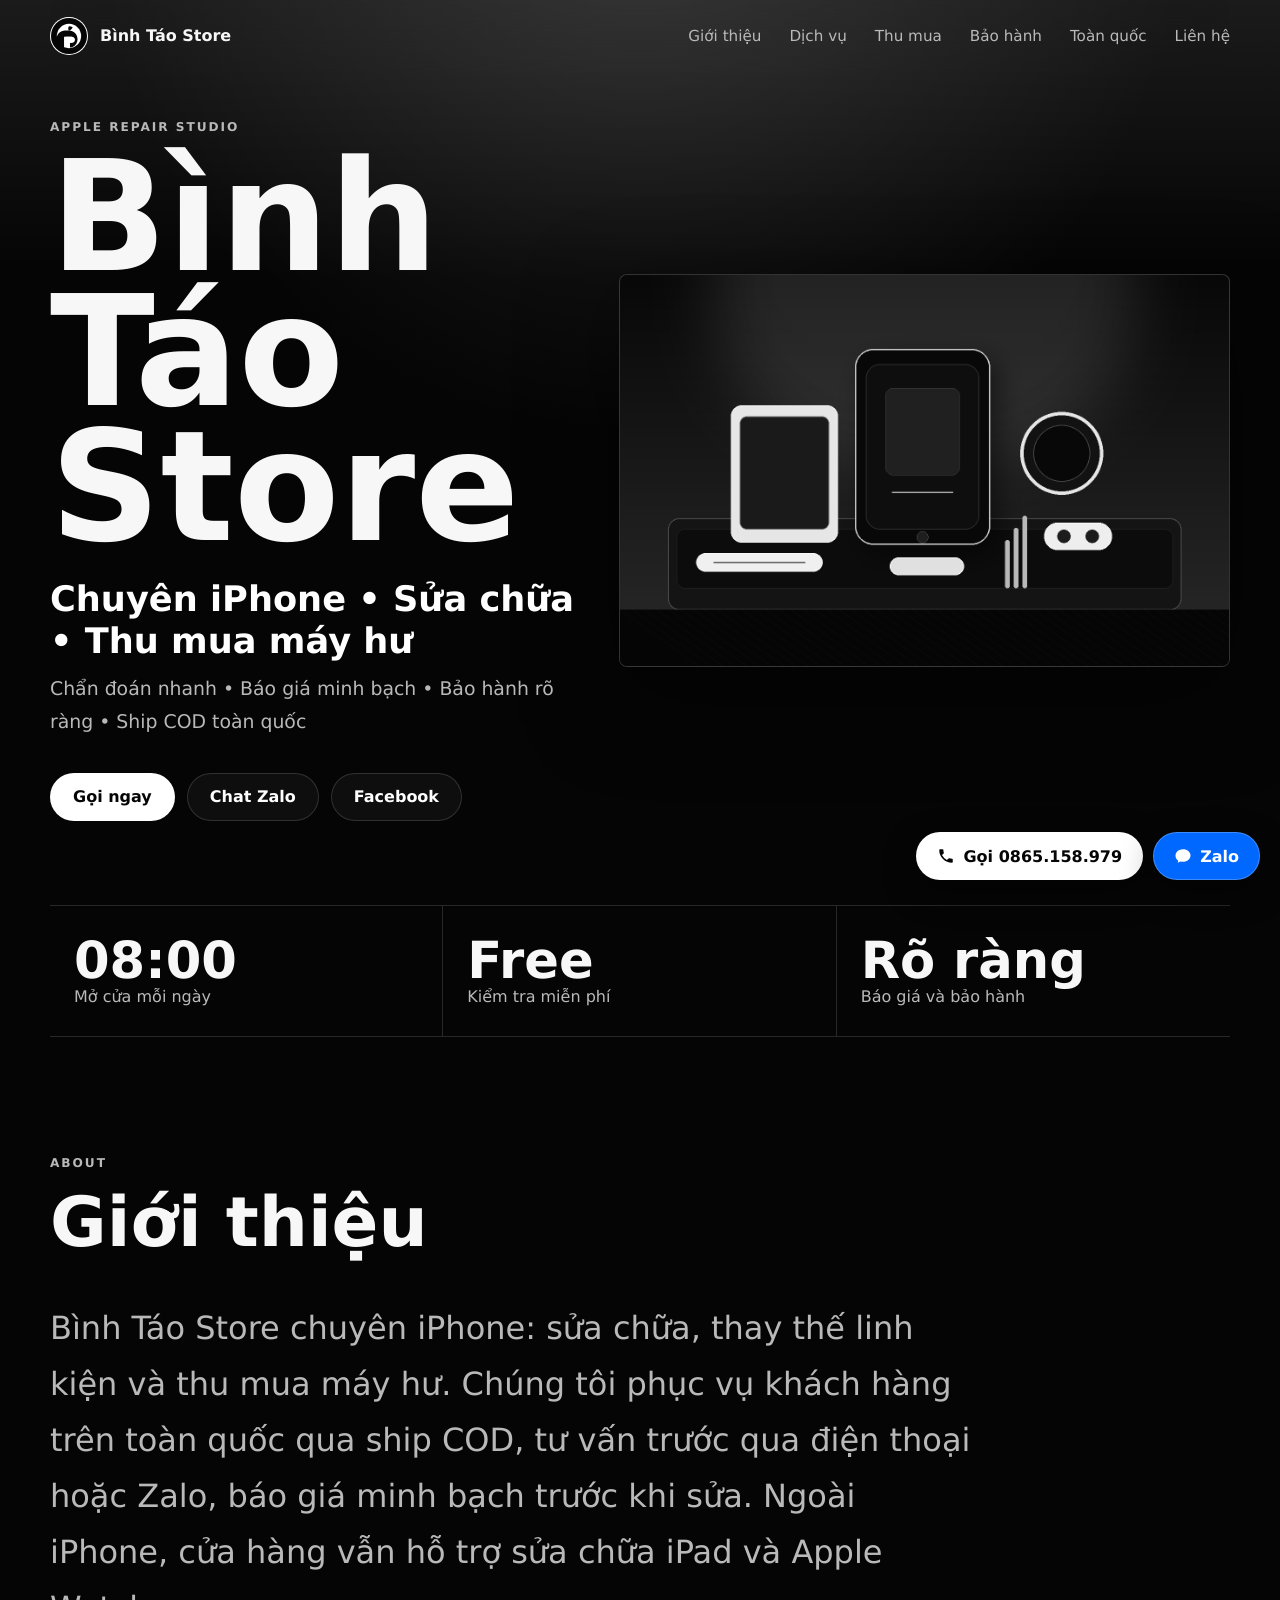
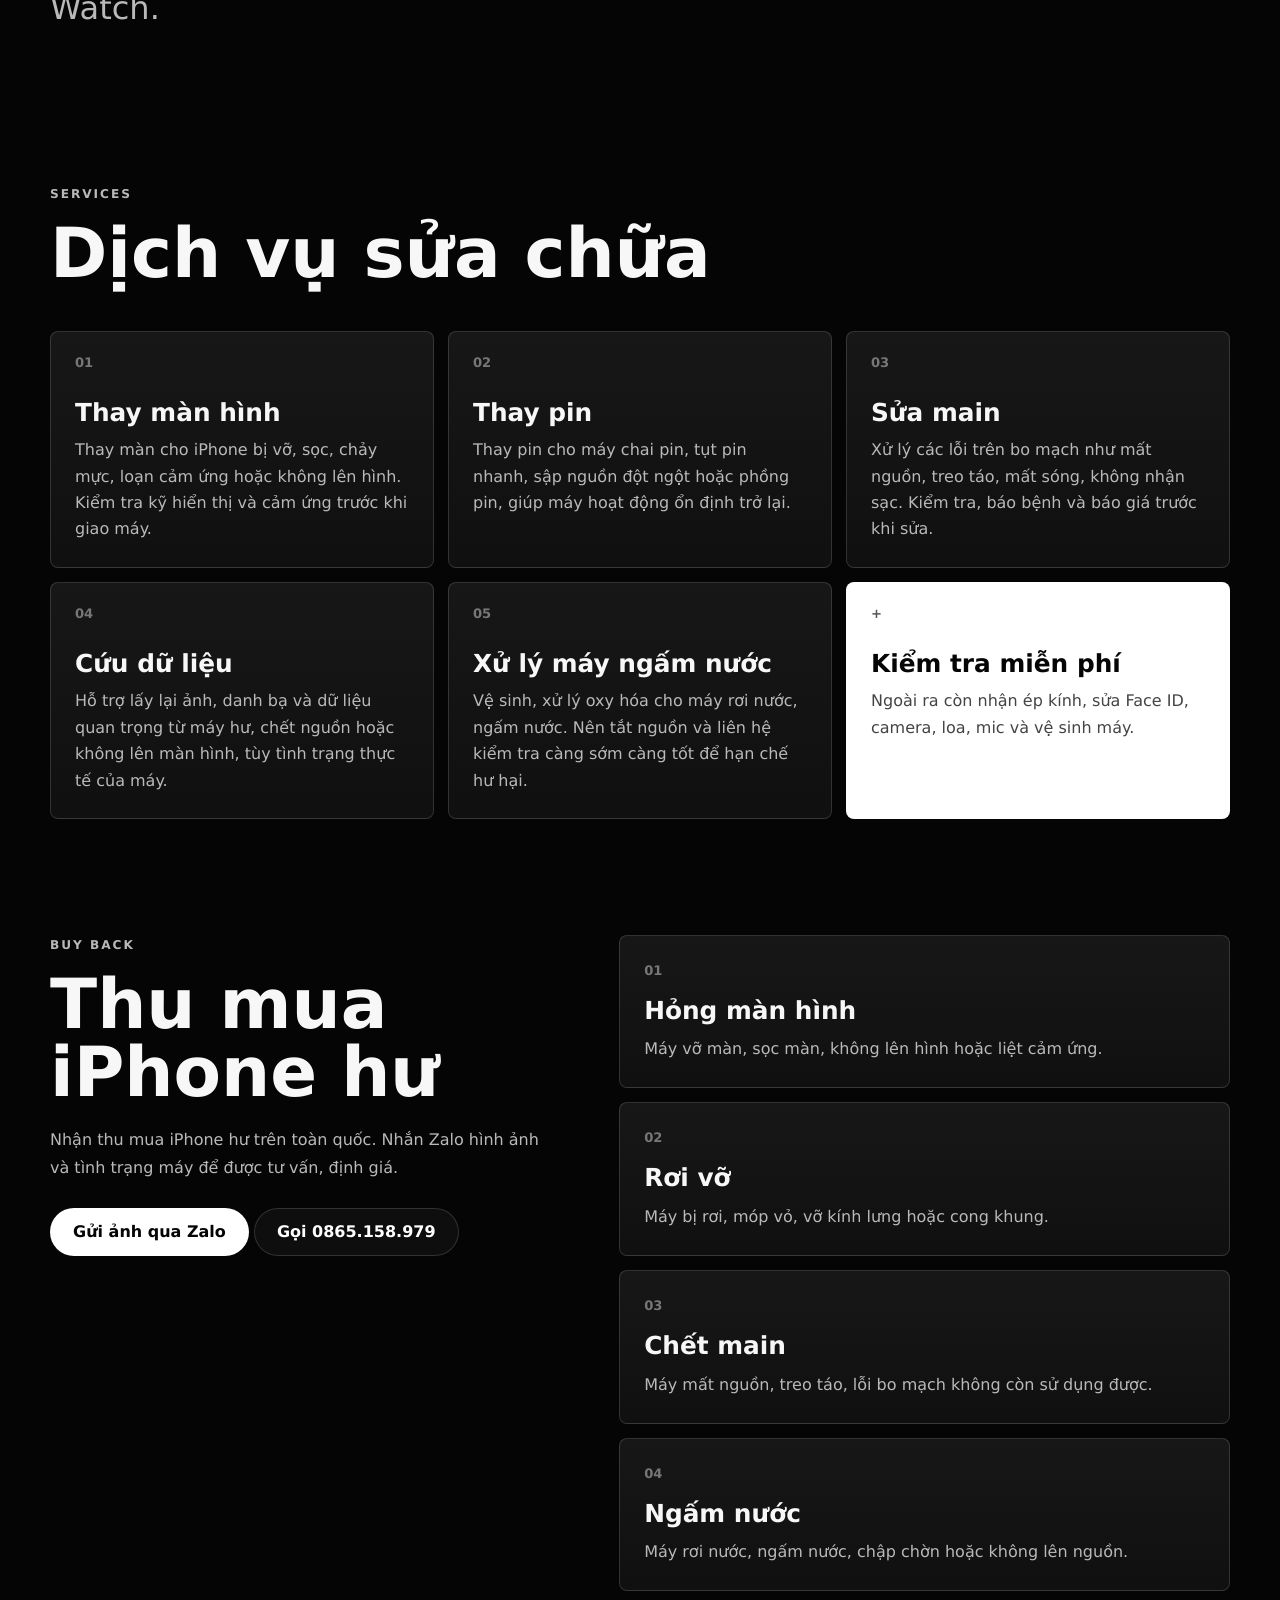
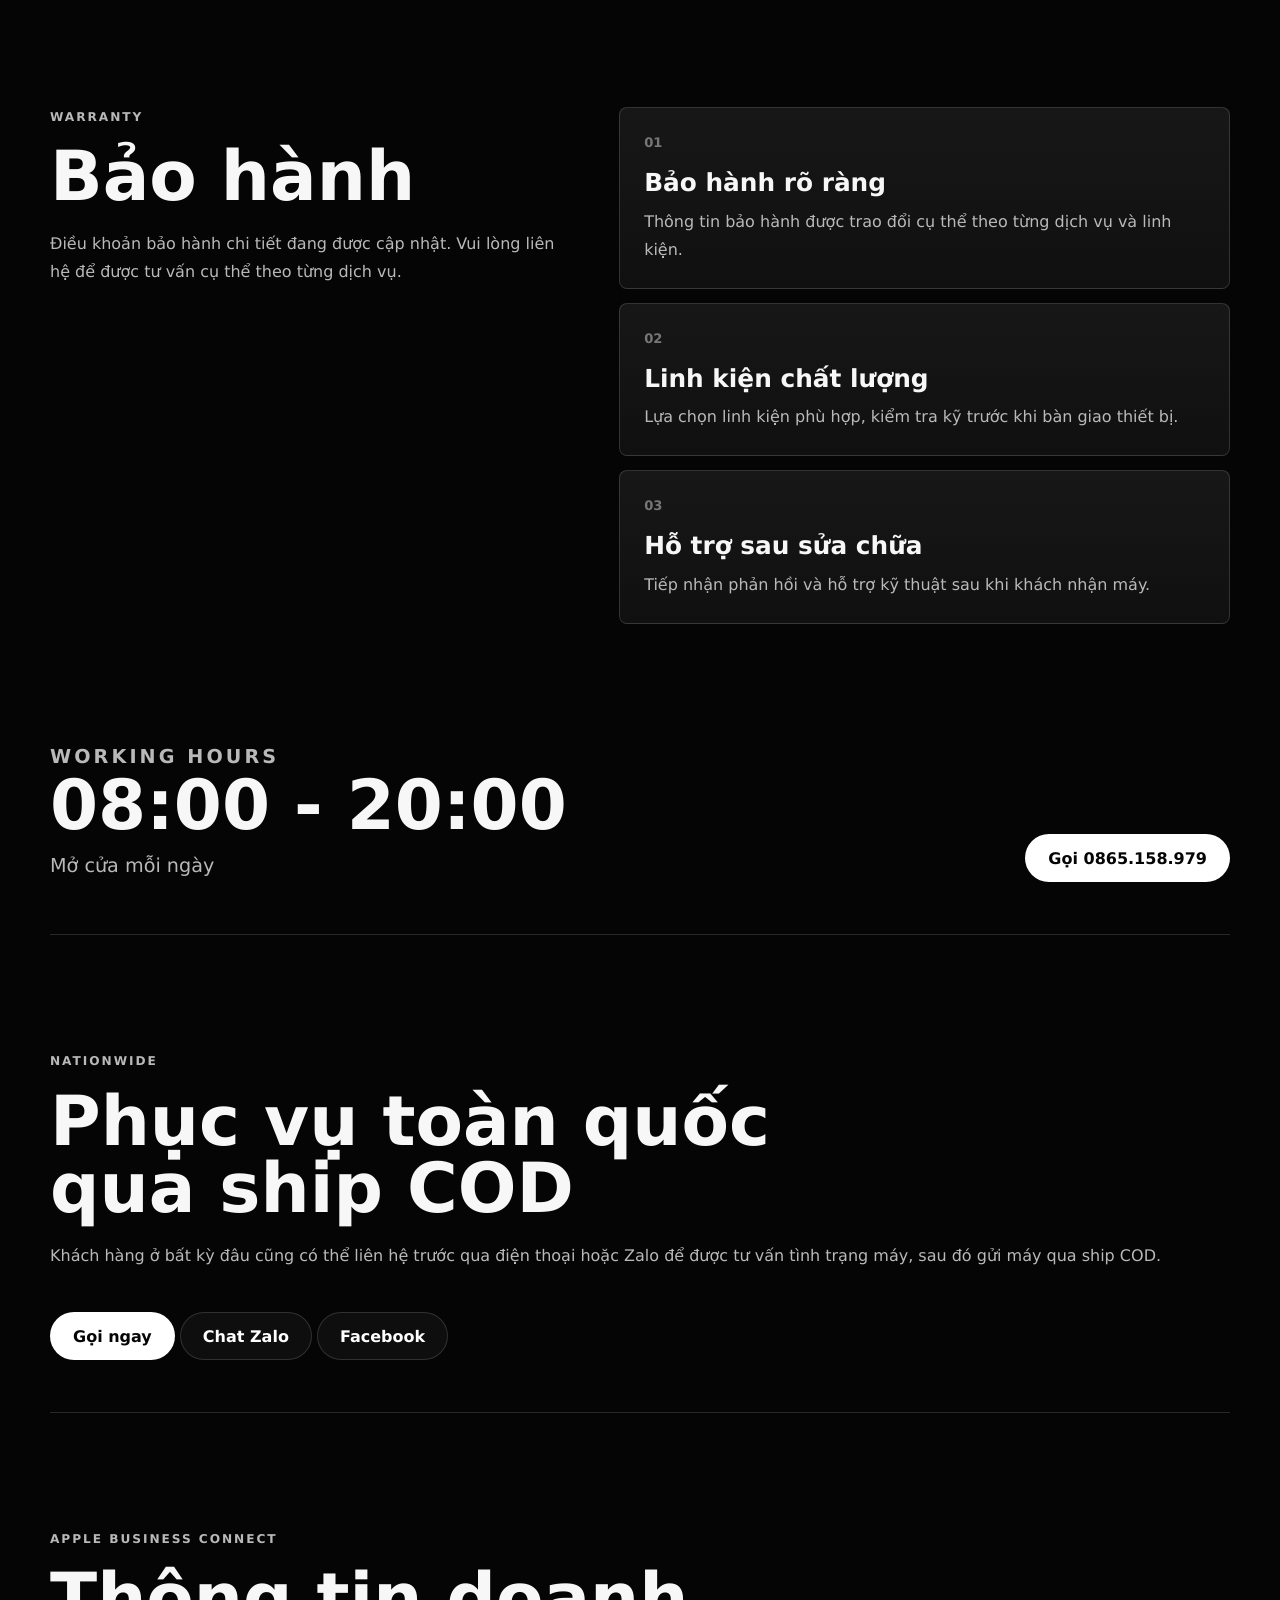
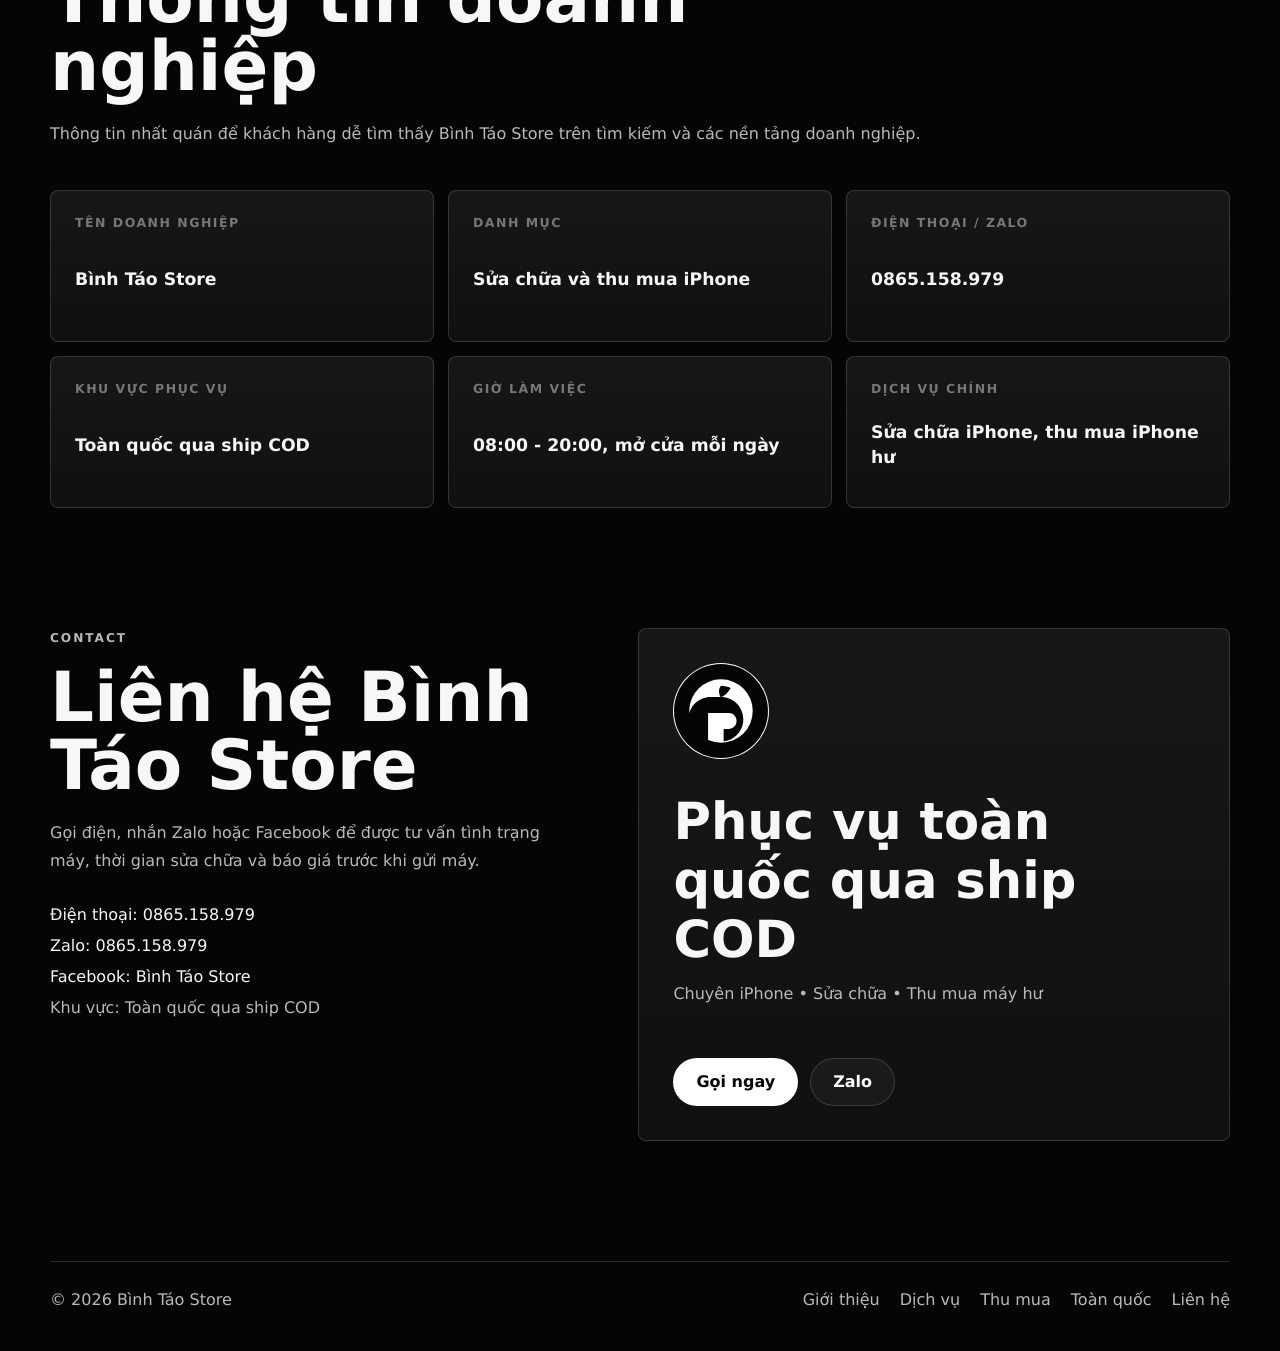
<file: index.html>
<!doctype html>
<html lang="vi">
  <head>
    <meta charset="utf-8">
    <meta name="viewport" content="width=device-width, initial-scale=1">
    <title>Bình Táo Store | Sửa chữa và thu mua iPhone hư – Ship COD toàn quốc</title>
    <meta name="description" content="Bình Táo Store chuyên iPhone: thay màn, thay pin, sửa main, cứu dữ liệu, xử lý máy ngấm nước và thu mua iPhone hư. Phục vụ toàn quốc qua ship COD. Gọi/Zalo 0865.158.979.">
    <meta name="keywords" content="Bình Táo Store, sửa iPhone, thay màn hình iPhone, thay pin iPhone, sửa main iPhone, cứu dữ liệu iPhone, iPhone ngấm nước, thu mua iPhone hư, thu mua iPhone vỡ màn, ship COD toàn quốc, Zalo 0865158979">
    <meta name="author" content="Bình Táo Store">
    <meta name="robots" content="index, follow">
    <link rel="canonical" href="https://binhtaostore.github.io/binhtaostore/">
    <meta property="og:type" content="website">
    <meta property="og:title" content="Bình Táo Store | Sửa chữa và thu mua iPhone hư">
    <meta property="og:description" content="Chuyên iPhone: sửa chữa, cứu dữ liệu, xử lý máy ngấm nước và thu mua máy hư. Phục vụ toàn quốc qua ship COD.">
    <meta property="og:url" content="https://binhtaostore.github.io/binhtaostore/">
    <meta property="og:image" content="https://binhtaostore.github.io/binhtaostore/assets/logo.svg">
    <meta property="og:locale" content="vi_VN">
    <meta name="twitter:card" content="summary_large_image">
    <meta name="twitter:title" content="Bình Táo Store">
    <meta name="twitter:description" content="Sửa chữa và thu mua iPhone hư, ship COD toàn quốc. Gọi/Zalo 0865.158.979.">
    <meta name="theme-color" content="#050505">
    <link rel="icon" href="assets/favicon.svg" type="image/svg+xml">
    <link rel="preload" href="assets/hero-studio.png" as="image">
    <link rel="stylesheet" href="styles.css">
    <script type="application/ld+json">
      {
        "@context": "https://schema.org",
        "@type": "LocalBusiness",
        "name": "Bình Táo Store",
        "alternateName": "Binh Tao Store",
        "description": "Bình Táo Store chuyên iPhone: sửa chữa và thu mua máy hư, phục vụ toàn quốc qua ship COD.",
        "url": "https://binhtaostore.github.io/binhtaostore/",
        "telephone": "+84865158979",
        "image": "https://binhtaostore.github.io/binhtaostore/assets/logo.svg",
        "logo": "https://binhtaostore.github.io/binhtaostore/assets/logo.svg",
        "priceRange": "$$",
        "areaServed": {
          "@type": "Country",
          "name": "Việt Nam"
        },
        "openingHoursSpecification": [
          {
            "@type": "OpeningHoursSpecification",
            "dayOfWeek": ["Monday", "Tuesday", "Wednesday", "Thursday", "Friday", "Saturday", "Sunday"],
            "opens": "08:00",
            "closes": "20:00"
          }
        ],
        "contactPoint": [
          {
            "@type": "ContactPoint",
            "telephone": "+84865158979",
            "contactType": "customer service",
            "areaServed": "VN",
            "availableLanguage": ["vi"]
          }
        ],
        "sameAs": [
          "https://www.facebook.com/share/14gcstJP42b/?mibextid=wwXIfr",
          "https://zalo.me/0865158979"
        ],
        "makesOffer": [
          {"@type": "Offer", "name": "Thay màn hình iPhone"},
          {"@type": "Offer", "name": "Thay pin iPhone"},
          {"@type": "Offer", "name": "Sửa main iPhone"},
          {"@type": "Offer", "name": "Cứu dữ liệu"},
          {"@type": "Offer", "name": "Xử lý máy ngấm nước"},
          {"@type": "Offer", "name": "Thu mua iPhone hư"},
          {"@type": "Offer", "name": "Kiểm tra miễn phí"}
        ]
      }
    </script>
  </head>
  <body>
    <header class="site-header" data-header>
      <a class="brand" href="#home" aria-label="Bình Táo Store - Trang chủ">
        <img class="brand-logo" src="assets/logo.svg" alt="" width="38" height="38">
        <span>Bình Táo Store</span>
      </a>
      <button class="menu-button" type="button" aria-label="Mở menu" aria-expanded="false" data-menu-button>
        <span></span>
        <span></span>
      </button>
      <nav class="site-nav" aria-label="Menu chính" data-nav>
        <a href="#about">Giới thiệu</a>
        <a href="#services">Dịch vụ</a>
        <a href="#buy">Thu mua</a>
        <a href="#warranty">Bảo hành</a>
        <a href="#coverage">Toàn quốc</a>
        <a href="#contact">Liên hệ</a>
      </nav>
    </header>

    <main>
      <section class="hero reveal" id="home">
        <div class="hero-copy">
          <p class="eyebrow">Apple repair studio</p>
          <h1>Bình Táo Store</h1>
          <p class="hero-lead">Chuyên iPhone • Sửa chữa • Thu mua máy hư</p>
          <p class="hero-text">Chẩn đoán nhanh • Báo giá minh bạch • Bảo hành rõ ràng • Ship COD toàn quốc</p>
          <div class="hero-actions" aria-label="Liên hệ nhanh">
            <a class="button button-primary" href="tel:0865158979">Gọi ngay</a>
            <a class="button button-secondary" href="https://zalo.me/0865158979" target="_blank" rel="noopener">Chat Zalo</a>
            <a class="button button-secondary" href="https://www.facebook.com/share/14gcstJP42b/?mibextid=wwXIfr" target="_blank" rel="noopener">Facebook</a>
          </div>
        </div>
        <figure class="hero-media" aria-label="Không gian sửa chữa thiết bị Apple">
          <img src="assets/hero-studio.png" alt="Bàn dịch vụ phong cách đen trắng với thiết bị Apple và dụng cụ sửa chữa" width="1400" height="900" fetchpriority="high">
        </figure>
      </section>

      <section class="metrics reveal" aria-label="Cam kết dịch vụ">
        <div>
          <strong>08:00</strong>
          <span>Mở cửa mỗi ngày</span>
        </div>
        <div>
          <strong>Free</strong>
          <span>Kiểm tra miễn phí</span>
        </div>
        <div>
          <strong>Rõ ràng</strong>
          <span>Báo giá và bảo hành</span>
        </div>
      </section>

      <section class="section about-section reveal" id="about">
        <div class="section-heading">
          <p class="eyebrow">About</p>
          <h2>Giới thiệu</h2>
        </div>
        <p class="large-copy">Bình Táo Store chuyên iPhone: sửa chữa, thay thế linh kiện và thu mua máy hư. Chúng tôi phục vụ khách hàng trên toàn quốc qua ship COD, tư vấn trước qua điện thoại hoặc Zalo, báo giá minh bạch trước khi sửa. Ngoài iPhone, cửa hàng vẫn hỗ trợ sửa chữa iPad và Apple Watch.</p>
      </section>

      <section class="section reveal" id="services">
        <div class="section-heading">
          <p class="eyebrow">Services</p>
          <h2>Dịch vụ sửa chữa</h2>
        </div>
        <div class="service-grid detailed">
          <article class="service-card">
            <span>01</span>
            <h3>Thay màn hình</h3>
            <p>Thay màn cho iPhone bị vỡ, sọc, chảy mực, loạn cảm ứng hoặc không lên hình. Kiểm tra kỹ hiển thị và cảm ứng trước khi giao máy.</p>
          </article>
          <article class="service-card">
            <span>02</span>
            <h3>Thay pin</h3>
            <p>Thay pin cho máy chai pin, tụt pin nhanh, sập nguồn đột ngột hoặc phồng pin, giúp máy hoạt động ổn định trở lại.</p>
          </article>
          <article class="service-card">
            <span>03</span>
            <h3>Sửa main</h3>
            <p>Xử lý các lỗi trên bo mạch như mất nguồn, treo táo, mất sóng, không nhận sạc. Kiểm tra, báo bệnh và báo giá trước khi sửa.</p>
          </article>
          <article class="service-card">
            <span>04</span>
            <h3>Cứu dữ liệu</h3>
            <p>Hỗ trợ lấy lại ảnh, danh bạ và dữ liệu quan trọng từ máy hư, chết nguồn hoặc không lên màn hình, tùy tình trạng thực tế của máy.</p>
          </article>
          <article class="service-card">
            <span>05</span>
            <h3>Xử lý máy ngấm nước</h3>
            <p>Vệ sinh, xử lý oxy hóa cho máy rơi nước, ngấm nước. Nên tắt nguồn và liên hệ kiểm tra càng sớm càng tốt để hạn chế hư hại.</p>
          </article>
          <article class="service-card highlight-card">
            <span>+</span>
            <h3>Kiểm tra miễn phí</h3>
            <p>Ngoài ra còn nhận ép kính, sửa Face ID, camera, loa, mic và vệ sinh máy.</p>
          </article>
        </div>
      </section>

      <section class="section split-section reveal" id="buy">
        <div class="section-heading">
          <p class="eyebrow">Buy back</p>
          <h2>Thu mua iPhone hư</h2>
          <p>Nhận thu mua iPhone hư trên toàn quốc. Nhắn Zalo hình ảnh và tình trạng máy để được tư vấn, định giá.</p>
          <div class="address-actions">
            <a class="button button-primary" href="https://zalo.me/0865158979" target="_blank" rel="noopener">Gửi ảnh qua Zalo</a>
            <a class="button button-secondary" href="tel:0865158979">Gọi 0865.158.979</a>
          </div>
        </div>
        <div class="promise-list">
          <article>
            <span>01</span>
            <h3>Hỏng màn hình</h3>
            <p>Máy vỡ màn, sọc màn, không lên hình hoặc liệt cảm ứng.</p>
          </article>
          <article>
            <span>02</span>
            <h3>Rơi vỡ</h3>
            <p>Máy bị rơi, móp vỏ, vỡ kính lưng hoặc cong khung.</p>
          </article>
          <article>
            <span>03</span>
            <h3>Chết main</h3>
            <p>Máy mất nguồn, treo táo, lỗi bo mạch không còn sử dụng được.</p>
          </article>
          <article>
            <span>04</span>
            <h3>Ngấm nước</h3>
            <p>Máy rơi nước, ngấm nước, chập chờn hoặc không lên nguồn.</p>
          </article>
        </div>
      </section>

      <section class="section split-section reveal" id="warranty">
        <div class="section-heading">
          <p class="eyebrow">Warranty</p>
          <h2>Bảo hành</h2>
          <p>Điều khoản bảo hành chi tiết đang được cập nhật. Vui lòng liên hệ để được tư vấn cụ thể theo từng dịch vụ.</p>
        </div>
        <div class="promise-list">
          <article>
            <span>01</span>
            <h3>Bảo hành rõ ràng</h3>
            <p>Thông tin bảo hành được trao đổi cụ thể theo từng dịch vụ và linh kiện.</p>
          </article>
          <article>
            <span>02</span>
            <h3>Linh kiện chất lượng</h3>
            <p>Lựa chọn linh kiện phù hợp, kiểm tra kỹ trước khi bàn giao thiết bị.</p>
          </article>
          <article>
            <span>03</span>
            <h3>Hỗ trợ sau sửa chữa</h3>
            <p>Tiếp nhận phản hồi và hỗ trợ kỹ thuật sau khi khách nhận máy.</p>
          </article>
        </div>
      </section>

      <section class="section hours-section reveal" id="hours">
        <div>
          <p class="eyebrow">Working hours</p>
          <h2>08:00 - 20:00</h2>
          <p>Mở cửa mỗi ngày</p>
        </div>
        <a class="button button-primary" href="tel:0865158979">Gọi 0865.158.979</a>
      </section>

      <section class="section address-section reveal" id="coverage">
        <div class="section-heading">
          <p class="eyebrow">Nationwide</p>
          <h2>Phục vụ toàn quốc qua ship COD</h2>
          <p>Khách hàng ở bất kỳ đâu cũng có thể liên hệ trước qua điện thoại hoặc Zalo để được tư vấn tình trạng máy, sau đó gửi máy qua ship COD.</p>
        </div>
        <div class="address-actions">
          <a class="button button-primary" href="tel:0865158979">Gọi ngay</a>
          <a class="button button-secondary" href="https://zalo.me/0865158979" target="_blank" rel="noopener">Chat Zalo</a>
          <a class="button button-secondary" href="https://www.facebook.com/share/14gcstJP42b/?mibextid=wwXIfr" target="_blank" rel="noopener">Facebook</a>
        </div>
      </section>

      <section class="section business-section reveal" id="business-info">
        <div class="section-heading">
          <p class="eyebrow">Apple Business Connect</p>
          <h2>Thông tin doanh nghiệp</h2>
          <p>Thông tin nhất quán để khách hàng dễ tìm thấy Bình Táo Store trên tìm kiếm và các nền tảng doanh nghiệp.</p>
        </div>
        <div class="business-grid">
          <article>
            <span>Tên doanh nghiệp</span>
            <strong>Bình Táo Store</strong>
          </article>
          <article>
            <span>Danh mục</span>
            <strong>Sửa chữa và thu mua iPhone</strong>
          </article>
          <article>
            <span>Điện thoại / Zalo</span>
            <strong>0865.158.979</strong>
          </article>
          <article>
            <span>Khu vực phục vụ</span>
            <strong>Toàn quốc qua ship COD</strong>
          </article>
          <article>
            <span>Giờ làm việc</span>
            <strong>08:00 - 20:00, mở cửa mỗi ngày</strong>
          </article>
          <article>
            <span>Dịch vụ chính</span>
            <strong>Sửa chữa iPhone, thu mua iPhone hư</strong>
          </article>
        </div>
      </section>

      <section class="contact-section reveal" id="contact">
        <div class="contact-copy">
          <p class="eyebrow">Contact</p>
          <h2>Liên hệ Bình Táo Store</h2>
          <p>Gọi điện, nhắn Zalo hoặc Facebook để được tư vấn tình trạng máy, thời gian sửa chữa và báo giá trước khi gửi máy.</p>
          <div class="contact-list" aria-label="Thông tin liên hệ Bình Táo Store">
            <a href="tel:0865158979">Điện thoại: 0865.158.979</a>
            <a href="https://zalo.me/0865158979" target="_blank" rel="noopener">Zalo: 0865.158.979</a>
            <a href="https://www.facebook.com/share/14gcstJP42b/?mibextid=wwXIfr" target="_blank" rel="noopener">Facebook: Bình Táo Store</a>
            <span>Khu vực: Toàn quốc qua ship COD</span>
          </div>
        </div>
        <div class="contact-panel">
          <img src="assets/logo.svg" alt="Logo Bình Táo Store" width="96" height="96">
          <h3>Phục vụ toàn quốc qua ship COD</h3>
          <p>Chuyên iPhone • Sửa chữa • Thu mua máy hư</p>
          <div class="panel-actions">
            <a class="button button-primary" href="tel:0865158979">Gọi ngay</a>
            <a class="button button-secondary" href="https://zalo.me/0865158979" target="_blank" rel="noopener">Zalo</a>
          </div>
        </div>
      </section>
    </main>

    <footer class="site-footer">
      <p>© 2026 Bình Táo Store</p>
      <div>
        <a href="#about">Giới thiệu</a>
        <a href="#services">Dịch vụ</a>
        <a href="#buy">Thu mua</a>
        <a href="#coverage">Toàn quốc</a>
        <a href="#contact">Liên hệ</a>
      </div>
    </footer>

    <div class="floating-contact" aria-label="Liên hệ nhanh Bình Táo Store">
      <a class="floating-call" href="tel:0865158979" aria-label="Gọi 0865.158.979">
        <svg viewBox="0 0 24 24" width="18" height="18" aria-hidden="true"><path fill="currentColor" d="M6.6 10.8a15.1 15.1 0 0 0 6.6 6.6l2.2-2.2a1 1 0 0 1 1-.25c1.1.37 2.3.57 3.6.57a1 1 0 0 1 1 1V20a1 1 0 0 1-1 1A17 17 0 0 1 3 4a1 1 0 0 1 1-1h3.5a1 1 0 0 1 1 1c0 1.25.2 2.45.57 3.57a1 1 0 0 1-.25 1L6.6 10.8Z"/></svg>
        <span>Gọi 0865.158.979</span>
      </a>
      <a class="floating-zalo" href="https://zalo.me/0865158979" target="_blank" rel="noopener" aria-label="Chat Zalo 0865.158.979">
        <svg viewBox="0 0 24 24" width="18" height="18" aria-hidden="true"><path fill="currentColor" d="M12 3C6.5 3 2 6.8 2 11.5c0 2.6 1.4 4.9 3.6 6.5L5 21l3.4-1.8c1.1.3 2.3.5 3.6.5 5.5 0 10-3.8 10-8.5S17.5 3 12 3Z"/></svg>
        <span>Zalo</span>
      </a>
    </div>
    <script src="script.js"></script>
  </body>
</html>
</file>
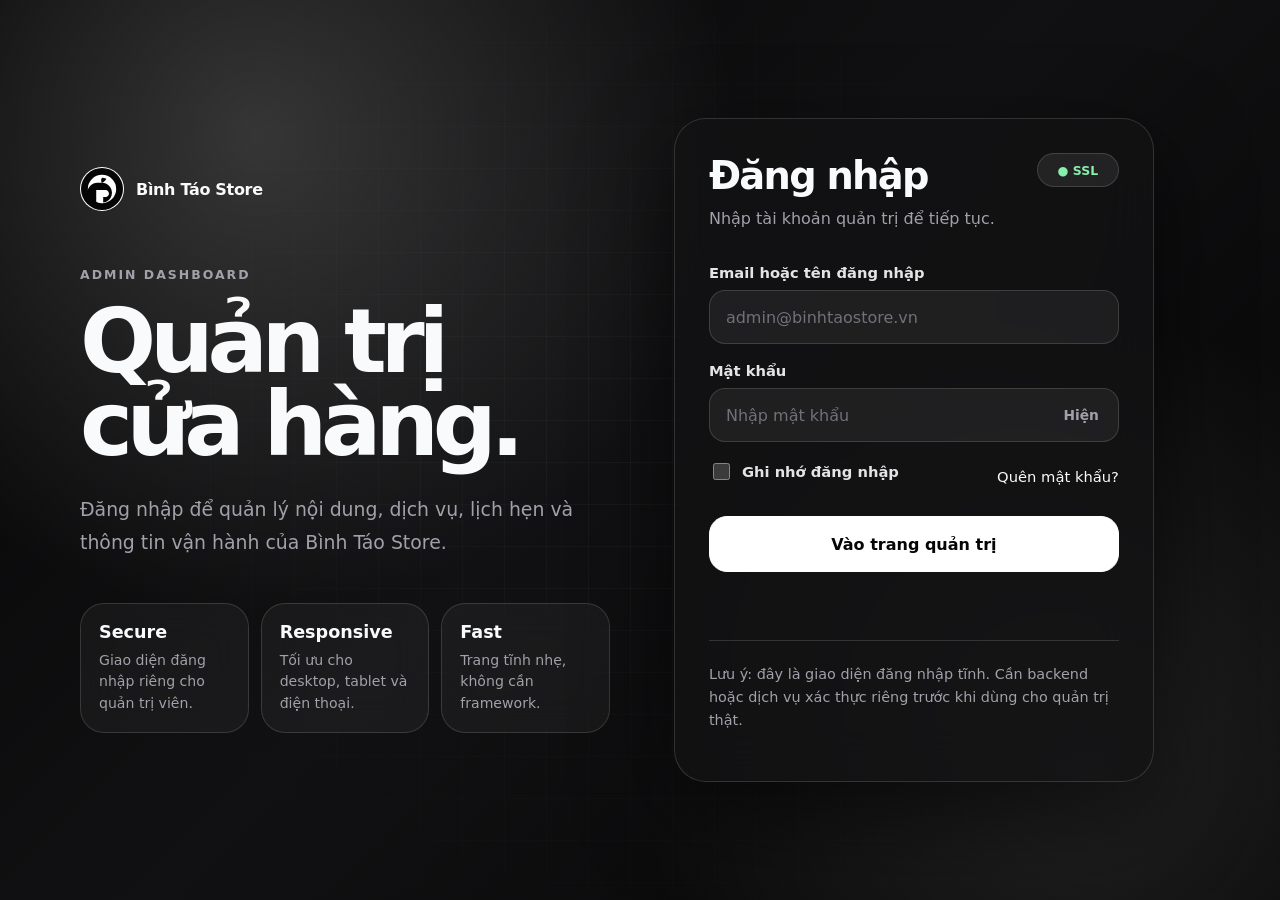
<file: admin-login.html>
<!doctype html>
<html lang="vi">
  <head>
    <meta charset="utf-8">
    <meta name="viewport" content="width=device-width, initial-scale=1">
    <title>Admin Login | Bình Táo Store</title>
    <meta name="description" content="Trang đăng nhập quản trị Bình Táo Store.">
    <meta name="robots" content="noindex, nofollow">
    <meta name="theme-color" content="#050505">
    <link rel="icon" href="assets/favicon.svg" type="image/svg+xml">
    <style>
      /* Biến giao diện chính: dễ đổi màu/chỉnh theme sau này. */
      :root {
        color-scheme: dark;
        --bg: #050505;
        --card: rgba(18, 18, 20, 0.78);
        --card-strong: rgba(255, 255, 255, 0.08);
        --text: #f8fafc;
        --muted: #a1a1aa;
        --line: rgba(255, 255, 255, 0.14);
        --line-strong: rgba(255, 255, 255, 0.28);
        --accent: #ffffff;
        --accent-text: #050505;
        --danger: #fb7185;
        --success: #86efac;
        --shadow: 0 32px 90px rgba(0, 0, 0, 0.58);
        font-family: Inter, ui-sans-serif, system-ui, -apple-system, BlinkMacSystemFont, "SF Pro Display", "Segoe UI", sans-serif;
      }

      * {
        box-sizing: border-box;
      }

      html {
        min-height: 100%;
      }

      body {
        min-height: 100vh;
        margin: 0;
        background: var(--bg);
        color: var(--text);
      }

      /* Nền gradient tạo cảm giác hiện đại nhưng vẫn giữ phong cách đen trắng Apple-like. */
      body::before {
        content: "";
        position: fixed;
        inset: 0;
        z-index: -2;
        background:
          radial-gradient(circle at 20% 15%, rgba(255, 255, 255, 0.18), transparent 30rem),
          radial-gradient(circle at 85% 85%, rgba(255, 255, 255, 0.10), transparent 28rem),
          linear-gradient(135deg, #050505 0%, #111113 48%, #050505 100%);
      }

      /* Lớp noise nhẹ giúp nền có chiều sâu, không bị phẳng. */
      body::after {
        content: "";
        position: fixed;
        inset: 0;
        z-index: -1;
        pointer-events: none;
        background-image: linear-gradient(rgba(255, 255, 255, 0.035) 1px, transparent 1px), linear-gradient(90deg, rgba(255, 255, 255, 0.035) 1px, transparent 1px);
        background-size: 42px 42px;
        mask-image: radial-gradient(circle at center, black, transparent 78%);
      }

      a {
        color: inherit;
      }

      .page-shell {
        display: grid;
        place-items: center;
        min-height: 100vh;
        padding: 28px;
      }

      .login-layout {
        display: grid;
        grid-template-columns: minmax(0, 0.92fr) minmax(360px, 480px);
        gap: clamp(24px, 5vw, 72px);
        align-items: center;
        width: min(1120px, 100%);
      }

      .intro {
        max-width: 620px;
      }

      .brand {
        display: inline-flex;
        align-items: center;
        gap: 12px;
        margin-bottom: 56px;
        text-decoration: none;
      }

      .brand img {
        width: 44px;
        height: 44px;
        border: 1px solid var(--line);
        border-radius: 50%;
        background: #fff;
      }

      .brand span {
        font-weight: 800;
        letter-spacing: -0.02em;
      }

      .eyebrow {
        margin: 0 0 18px;
        color: var(--muted);
        font-size: 0.78rem;
        font-weight: 800;
        letter-spacing: 0.16em;
        text-transform: uppercase;
      }

      h1 {
        margin: 0;
        font-size: clamp(3rem, 7vw, 6.8rem);
        line-height: 0.92;
        letter-spacing: -0.07em;
      }

      .intro-copy {
        max-width: 520px;
        margin: 28px 0 0;
        color: var(--muted);
        font-size: clamp(1rem, 2vw, 1.18rem);
        line-height: 1.75;
      }

      .status-list {
        display: grid;
        grid-template-columns: repeat(3, 1fr);
        gap: 12px;
        max-width: 600px;
        margin-top: 44px;
      }

      .status-card {
        min-height: 116px;
        padding: 18px;
        border: 1px solid var(--line);
        border-radius: 24px;
        background: rgba(255, 255, 255, 0.045);
        backdrop-filter: blur(18px);
      }

      .status-card strong {
        display: block;
        margin-bottom: 8px;
        font-size: 1.1rem;
      }

      .status-card span {
        color: var(--muted);
        font-size: 0.88rem;
        line-height: 1.5;
      }

      .login-card {
        padding: clamp(24px, 4vw, 34px);
        border: 1px solid var(--line);
        border-radius: 32px;
        background: var(--card);
        box-shadow: var(--shadow);
        backdrop-filter: blur(26px);
      }

      .card-header {
        display: flex;
        align-items: flex-start;
        justify-content: space-between;
        gap: 18px;
        margin-bottom: 32px;
      }

      .card-header h2 {
        margin: 0 0 8px;
        font-size: clamp(1.8rem, 4vw, 2.4rem);
        letter-spacing: -0.045em;
      }

      .card-header p {
        margin: 0;
        color: var(--muted);
        line-height: 1.6;
      }

      .secure-badge {
        display: inline-flex;
        align-items: center;
        justify-content: center;
        min-width: 82px;
        min-height: 34px;
        border: 1px solid var(--line);
        border-radius: 999px;
        background: var(--card-strong);
        color: var(--success);
        font-size: 0.78rem;
        font-weight: 800;
      }

      .form-group {
        margin-bottom: 18px;
      }

      label {
        display: block;
        margin-bottom: 9px;
        color: #e4e4e7;
        font-size: 0.92rem;
        font-weight: 700;
      }

      .field {
        position: relative;
      }

      input {
        width: 100%;
        min-height: 54px;
        padding: 0 16px;
        border: 1px solid var(--line);
        border-radius: 16px;
        outline: none;
        background: rgba(255, 255, 255, 0.06);
        color: var(--text);
        font: inherit;
        transition: border-color 180ms ease, background 180ms ease, box-shadow 180ms ease;
      }

      input::placeholder {
        color: #71717a;
      }

      input:focus {
        border-color: var(--line-strong);
        background: rgba(255, 255, 255, 0.09);
        box-shadow: 0 0 0 4px rgba(255, 255, 255, 0.08);
      }

      .password-toggle {
        position: absolute;
        top: 50%;
        right: 8px;
        transform: translateY(-50%);
        min-height: 38px;
        padding: 0 12px;
        border: 0;
        border-radius: 12px;
        background: transparent;
        color: var(--muted);
        cursor: pointer;
        font: inherit;
        font-size: 0.86rem;
        font-weight: 800;
      }

      .password-toggle:hover {
        background: rgba(255, 255, 255, 0.08);
        color: var(--text);
      }

      .form-row {
        display: flex;
        align-items: center;
        justify-content: space-between;
        gap: 16px;
        margin: 2px 0 24px;
        color: var(--muted);
        font-size: 0.92rem;
      }

      .remember {
        display: inline-flex;
        align-items: center;
        gap: 9px;
        cursor: pointer;
      }

      .remember input {
        width: 17px;
        min-height: 17px;
        accent-color: #fff;
      }

      .forgot-link {
        color: var(--text);
        text-decoration: none;
      }

      .forgot-link:hover {
        text-decoration: underline;
      }

      .submit-button {
        width: 100%;
        min-height: 56px;
        border: 1px solid #fff;
        border-radius: 18px;
        background: var(--accent);
        color: var(--accent-text);
        cursor: pointer;
        font: inherit;
        font-weight: 850;
        transition: transform 180ms ease, box-shadow 180ms ease;
      }

      .submit-button:hover {
        transform: translateY(-2px);
        box-shadow: 0 20px 42px rgba(255, 255, 255, 0.14);
      }

      .submit-button:active {
        transform: translateY(0);
      }

      .message {
        min-height: 22px;
        margin: 18px 0 0;
        color: var(--muted);
        font-size: 0.92rem;
        line-height: 1.5;
      }

      .message.is-error {
        color: var(--danger);
      }

      .message.is-success {
        color: var(--success);
      }

      .card-footer {
        margin-top: 28px;
        padding-top: 22px;
        border-top: 1px solid var(--line);
        color: var(--muted);
        font-size: 0.9rem;
        line-height: 1.6;
      }

      .card-footer a {
        color: var(--text);
        text-decoration: none;
      }

      .card-footer a:hover {
        text-decoration: underline;
      }

      /* Responsive: tablet và mobile chuyển về 1 cột để dễ đọc, dễ thao tác. */
      @media (max-width: 920px) {
        .page-shell {
          align-items: start;
        }

        .login-layout {
          grid-template-columns: 1fr;
        }

        .brand {
          margin-bottom: 36px;
        }

        .intro {
          max-width: none;
        }

        .status-list {
          grid-template-columns: repeat(3, minmax(0, 1fr));
        }
      }

      @media (max-width: 620px) {
        .page-shell {
          padding: 18px;
        }

        .status-list {
          grid-template-columns: 1fr;
        }

        .card-header,
        .form-row {
          align-items: flex-start;
          flex-direction: column;
        }

        .secure-badge {
          min-width: auto;
        }

        .login-card {
          border-radius: 24px;
        }
      }
    </style>
  </head>
  <body>
    <main class="page-shell">
      <div class="login-layout">
        <section class="intro" aria-labelledby="page-title">
          <a class="brand" href="index.html" aria-label="Về trang chủ Bình Táo Store">
            <img src="assets/logo.svg" alt="" width="44" height="44">
            <span>Bình Táo Store</span>
          </a>
          <p class="eyebrow">Admin Dashboard</p>
          <h1 id="page-title">Quản trị cửa hàng.</h1>
          <p class="intro-copy">Đăng nhập để quản lý nội dung, dịch vụ, lịch hẹn và thông tin vận hành của Bình Táo Store.</p>

          <div class="status-list" aria-label="Thông tin nhanh">
            <article class="status-card">
              <strong>Secure</strong>
              <span>Giao diện đăng nhập riêng cho quản trị viên.</span>
            </article>
            <article class="status-card">
              <strong>Responsive</strong>
              <span>Tối ưu cho desktop, tablet và điện thoại.</span>
            </article>
            <article class="status-card">
              <strong>Fast</strong>
              <span>Trang tĩnh nhẹ, không cần framework.</span>
            </article>
          </div>
        </section>

        <section class="login-card" aria-labelledby="login-title">
          <div class="card-header">
            <div>
              <h2 id="login-title">Đăng nhập</h2>
              <p>Nhập tài khoản quản trị để tiếp tục.</p>
            </div>
            <span class="secure-badge" aria-label="Kết nối bảo mật">● SSL</span>
          </div>

          <form id="admin-login-form" novalidate>
            <div class="form-group">
              <label for="email">Email hoặc tên đăng nhập</label>
              <input id="email" name="email" type="text" autocomplete="username" placeholder="admin@binhtaostore.vn" required>
            </div>

            <div class="form-group">
              <label for="password">Mật khẩu</label>
              <div class="field">
                <input id="password" name="password" type="password" autocomplete="current-password" placeholder="Nhập mật khẩu" required minlength="6">
                <button class="password-toggle" type="button" data-toggle-password aria-controls="password" aria-label="Hiện mật khẩu">Hiện</button>
              </div>
            </div>

            <div class="form-row">
              <label class="remember" for="remember">
                <input id="remember" name="remember" type="checkbox">
                <span>Ghi nhớ đăng nhập</span>
              </label>
              <a class="forgot-link" href="mailto:0865158979?subject=Reset%20Admin%20Password">Quên mật khẩu?</a>
            </div>

            <button class="submit-button" type="submit">Vào trang quản trị</button>
            <p class="message" id="form-message" role="status" aria-live="polite"></p>
          </form>

          <p class="card-footer">Lưu ý: đây là giao diện đăng nhập tĩnh. Cần backend hoặc dịch vụ xác thực riêng trước khi dùng cho quản trị thật.</p>
        </section>
      </div>
    </main>

    <script>
      // Lấy các phần tử cần tương tác trong form đăng nhập.
      const loginForm = document.querySelector("#admin-login-form");
      const passwordInput = document.querySelector("#password");
      const passwordToggle = document.querySelector("[data-toggle-password]");
      const formMessage = document.querySelector("#form-message");

      // Cho phép quản trị viên hiện/ẩn mật khẩu khi nhập trên mobile hoặc desktop.
      passwordToggle.addEventListener("click", () => {
        const isHidden = passwordInput.type === "password";
        passwordInput.type = isHidden ? "text" : "password";
        passwordToggle.textContent = isHidden ? "Ẩn" : "Hiện";
        passwordToggle.setAttribute("aria-label", isHidden ? "Ẩn mật khẩu" : "Hiện mật khẩu");
      });

      // Kiểm tra dữ liệu phía client để UX tốt hơn; không thay thế xác thực backend.
      loginForm.addEventListener("submit", (event) => {
        event.preventDefault();

        const formData = new FormData(loginForm);
        const username = String(formData.get("email") || "").trim();
        const password = String(formData.get("password") || "").trim();

        formMessage.className = "message";

        if (!username || !password) {
          formMessage.textContent = "Vui lòng nhập đầy đủ tài khoản và mật khẩu.";
          formMessage.classList.add("is-error");
          return;
        }

        if (password.length < 6) {
          formMessage.textContent = "Mật khẩu cần có ít nhất 6 ký tự.";
          formMessage.classList.add("is-error");
          return;
        }

        formMessage.textContent = "Giao diện đã sẵn sàng. Hãy kết nối backend để đăng nhập thật.";
        formMessage.classList.add("is-success");
      });
    </script>
  </body>
</html>
</file>
<file: styles.css>
:root {
  color-scheme: dark;
  --bg: #050505;
  --ink: #f7f7f7;
  --muted: #b9b9b9;
  --faint: #777;
  --panel: #101010;
  --panel-2: #171717;
  --line: rgba(255, 255, 255, 0.14);
  --line-strong: rgba(255, 255, 255, 0.24);
  --max: 1180px;
  --radius: 8px;
  --shadow: 0 28px 90px rgba(0, 0, 0, 0.5);
  font-family: Inter, ui-sans-serif, system-ui, -apple-system, BlinkMacSystemFont, "SF Pro Display", "Segoe UI", sans-serif;
}

* {
  box-sizing: border-box;
}

html {
  scroll-behavior: smooth;
}

body {
  margin: 0;
  background: var(--bg);
  color: var(--ink);
  text-rendering: geometricPrecision;
}

body::before {
  content: "";
  position: fixed;
  inset: 0;
  z-index: -1;
  pointer-events: none;
  background:
    linear-gradient(180deg, rgba(255, 255, 255, 0.09), transparent 280px),
    radial-gradient(circle at 50% -10%, rgba(255, 255, 255, 0.12), transparent 34rem);
}

a {
  color: inherit;
  text-decoration: none;
}

img {
  display: block;
  max-width: 100%;
  height: auto;
}

.site-header {
  position: sticky;
  top: 0;
  z-index: 20;
  display: flex;
  align-items: center;
  justify-content: space-between;
  width: min(var(--max), calc(100% - 32px));
  min-height: 72px;
  margin: 0 auto;
  border-bottom: 1px solid transparent;
  backdrop-filter: blur(18px);
}

.site-header.is-scrolled {
  border-color: var(--line);
}

.brand,
.site-nav,
.hero-actions,
.panel-actions,
.site-footer div,
.contact-list {
  display: flex;
  align-items: center;
}

.brand {
  gap: 12px;
  font-weight: 750;
  letter-spacing: 0;
}

.brand-logo {
  width: 38px;
  height: 38px;
  border: 1px solid var(--line);
  border-radius: 50%;
  background: #fff;
  object-fit: cover;
}

.site-nav {
  gap: 28px;
  color: var(--muted);
  font-size: 0.95rem;
}

.site-nav a {
  transition: color 180ms ease;
}

.site-nav a:hover {
  color: var(--ink);
}

.menu-button {
  display: none;
  width: 42px;
  height: 42px;
  border: 1px solid var(--line);
  border-radius: 50%;
  background: rgba(255, 255, 255, 0.04);
  color: var(--ink);
}

.menu-button span {
  display: block;
  width: 16px;
  height: 1px;
  margin: 5px auto;
  background: currentColor;
}

.hero {
  display: grid;
  grid-template-columns: minmax(0, 0.86fr) minmax(320px, 1fr);
  gap: 44px;
  align-items: center;
  width: min(var(--max), calc(100% - 32px));
  min-height: calc(100svh - 72px);
  margin: 0 auto;
  padding: 48px 0 84px;
}

.hero-copy {
  position: relative;
  z-index: 1;
}

.eyebrow {
  margin: 0 0 16px;
  color: var(--muted);
  font-size: 0.76rem;
  font-weight: 800;
  letter-spacing: 0.16em;
  text-transform: uppercase;
}

h1,
h2,
h3,
p {
  margin-top: 0;
}

h1 {
  margin-bottom: 24px;
  font-size: clamp(4.2rem, 12vw, 9.8rem);
  line-height: 0.88;
  letter-spacing: 0;
}

h2 {
  max-width: 820px;
  margin-bottom: 18px;
  font-size: clamp(2.25rem, 5.4vw, 5.2rem);
  line-height: 0.98;
  letter-spacing: 0;
}

h3 {
  margin-bottom: 10px;
  font-size: clamp(1.2rem, 2.2vw, 1.55rem);
  line-height: 1.15;
}

.hero-lead {
  max-width: 720px;
  margin-bottom: 10px;
  color: #fff;
  font-size: clamp(1.35rem, 3vw, 2.2rem);
  font-weight: 750;
  line-height: 1.18;
}

.hero-text,
.large-copy,
.section-heading p,
.promise-list p,
.contact-copy p,
.contact-panel p,
.hours-section p {
  color: var(--muted);
  line-height: 1.75;
}

.hero-text {
  max-width: 620px;
  font-size: clamp(1rem, 2vw, 1.18rem);
}

.hero-actions,
.panel-actions,
.address-actions {
  flex-wrap: wrap;
  gap: 12px;
  margin-top: 34px;
}

.button {
  display: inline-flex;
  align-items: center;
  justify-content: center;
  min-height: 48px;
  padding: 0 22px;
  border: 1px solid var(--line);
  border-radius: 999px;
  font-weight: 780;
  transition: transform 180ms ease, background 180ms ease, color 180ms ease, border-color 180ms ease;
}

.button:hover {
  transform: translateY(-2px);
  border-color: var(--line-strong);
}

.button-primary {
  background: #fff;
  color: #050505;
}

.button-secondary {
  background: rgba(255, 255, 255, 0.04);
  color: #fff;
}

.hero-media,
.contact-panel,
.service-card,
.promise-list article,
.business-grid article {
  border: 1px solid var(--line);
  border-radius: var(--radius);
  background: linear-gradient(180deg, var(--panel-2), var(--panel));
}

.hero-media {
  margin: 0;
  box-shadow: var(--shadow);
  overflow: hidden;
}

.hero-media img {
  width: 100%;
  aspect-ratio: 14 / 9;
  object-fit: cover;
}

.metrics,
.section,
.contact-section,
.site-footer {
  width: min(var(--max), calc(100% - 32px));
  margin: 0 auto;
}

.metrics {
  display: grid;
  grid-template-columns: repeat(3, 1fr);
  border-top: 1px solid var(--line);
  border-bottom: 1px solid var(--line);
}

.metrics div {
  padding: 30px 24px;
  border-right: 1px solid var(--line);
}

.metrics div:last-child {
  border-right: 0;
}

.metrics strong {
  display: block;
  font-size: clamp(1.9rem, 4vw, 3.8rem);
  line-height: 1;
}

.metrics span {
  color: var(--muted);
}

.section {
  padding: 116px 0 0;
}

.section-heading {
  margin-bottom: 42px;
}

.large-copy {
  max-width: 930px;
  font-size: clamp(1.18rem, 2.5vw, 2rem);
}

.service-grid {
  display: grid;
  grid-template-columns: repeat(3, 1fr);
  gap: 14px;
}

.service-card {
  display: grid;
  align-content: space-between;
  min-height: 170px;
  padding: 24px;
  transition: transform 220ms ease, border-color 220ms ease, background 220ms ease;
}

.service-card:hover {
  transform: translateY(-4px);
  border-color: var(--line-strong);
  background: linear-gradient(180deg, #202020, #101010);
}

.service-card span,
.promise-list span {
  color: var(--faint);
  font-size: 0.82rem;
  font-weight: 800;
}

.service-card h3 {
  margin: 44px 0 0;
}

.highlight-card {
  background: #fff;
  color: #050505;
}

.highlight-card span {
  color: #555;
}

.split-section {
  display: grid;
  grid-template-columns: 0.84fr 1fr;
  gap: 56px;
  align-items: start;
}

.promise-list {
  display: grid;
  gap: 14px;
}

.promise-list article {
  padding: 24px;
}

.promise-list h3 {
  margin-top: 18px;
}

.promise-list p {
  margin-bottom: 0;
}

.hours-section {
  display: flex;
  align-items: end;
  justify-content: space-between;
  gap: 24px;
  padding-bottom: 52px;
  border-bottom: 1px solid var(--line);
}

.hours-section h2 {
  margin-bottom: 8px;
}

.hours-section p {
  margin-bottom: 0;
  font-size: 1.2rem;
}

.address-section {
  padding-bottom: 52px;
  border-bottom: 1px solid var(--line);
}

.address-actions {
  align-items: center;
}

.business-grid {
  display: grid;
  grid-template-columns: repeat(3, 1fr);
  gap: 14px;
}

.business-grid article {
  display: grid;
  gap: 14px;
  min-height: 152px;
  padding: 24px;
}

.business-grid span {
  color: var(--faint);
  font-size: 0.78rem;
  font-weight: 800;
  letter-spacing: 0.12em;
  text-transform: uppercase;
}

.business-grid strong {
  font-size: 1.08rem;
  line-height: 1.45;
}

.contact-section {
  display: grid;
  grid-template-columns: 0.9fr 1fr;
  gap: 56px;
  align-items: stretch;
  padding: 120px 0;
}

.contact-list {
  align-items: flex-start;
  flex-direction: column;
  gap: 12px;
  margin-top: 30px;
  color: var(--ink);
}

.contact-list span {
  color: var(--muted);
}

.contact-panel {
  display: grid;
  align-content: center;
  justify-items: start;
  min-height: 390px;
  padding: 34px;
}

.contact-panel img {
  width: 96px;
  height: 96px;
  margin-bottom: 34px;
  border: 1px solid var(--line);
  border-radius: 50%;
  background: #fff;
}

.contact-panel h3 {
  max-width: 540px;
  font-size: clamp(1.7rem, 4vw, 3.3rem);
}

.site-footer {
  display: flex;
  justify-content: space-between;
  gap: 20px;
  padding: 28px 0 42px;
  border-top: 1px solid var(--line);
  color: var(--muted);
}

.site-footer p {
  margin: 0;
}

.site-footer div {
  gap: 20px;
}

.reveal {
  opacity: 1;
  transform: none;
}

.js .reveal {
  opacity: 0;
  transform: translateY(24px);
  transition: opacity 700ms ease, transform 700ms ease;
}

.js .reveal.is-visible {
  opacity: 1;
  transform: translateY(0);
}

@media (prefers-reduced-motion: reduce) {
  html {
    scroll-behavior: auto;
  }

  *,
  *::before,
  *::after {
    animation-duration: 1ms !important;
    scroll-behavior: auto !important;
    transition-duration: 1ms !important;
  }

  .reveal {
    opacity: 1;
    transform: none;
  }
}

@media (max-width: 900px) {
  .menu-button {
    display: block;
  }

  .site-nav {
    position: absolute;
    top: 64px;
    right: 0;
    left: 0;
    display: none;
    flex-direction: column;
    align-items: flex-start;
    gap: 0;
    padding: 10px;
    border: 1px solid var(--line);
    border-radius: var(--radius);
    background: rgba(5, 5, 5, 0.96);
  }

  .site-nav.is-open {
    display: flex;
  }

  .site-nav a {
    width: 100%;
    padding: 14px;
  }

  .hero,
  .split-section,
  .contact-section,
  .business-grid {
    grid-template-columns: 1fr;
  }

  .hero {
    min-height: auto;
    padding-top: 58px;
  }

  .hero-media {
    order: -1;
  }

  .service-grid {
    grid-template-columns: repeat(2, 1fr);
  }
}

@media (max-width: 680px) {
  .site-header,
  .hero,
  .metrics,
  .section,
  .contact-section,
  .site-footer {
    width: min(100% - 22px, var(--max));
  }

  .brand span {
    max-width: 148px;
    overflow: hidden;
    text-overflow: ellipsis;
    white-space: nowrap;
  }

  .metrics,
  .service-grid {
    grid-template-columns: 1fr;
  }

  .metrics div {
    border-right: 0;
    border-bottom: 1px solid var(--line);
  }

  .metrics div:last-child {
    border-bottom: 0;
  }

  .section {
    padding-top: 86px;
  }

  .service-card {
    min-height: 138px;
  }

  .hours-section,
  .site-footer {
    align-items: flex-start;
    flex-direction: column;
  }

  .contact-section {
    padding: 88px 0;
  }

  .site-footer div {
    flex-wrap: wrap;
  }
}

/* Mô tả dịch vụ, thu mua và nút liên hệ cố định */
section[id] {
  scroll-margin-top: 84px;
}

.service-grid.detailed .service-card {
  align-content: start;
  min-height: 220px;
}

.service-grid.detailed .service-card h3 {
  margin: 28px 0 10px;
}

.service-card p {
  margin: 0;
  color: var(--muted);
  line-height: 1.65;
}

.highlight-card p {
  color: #444;
}

.section-heading .address-actions {
  margin-top: 26px;
}

.floating-contact {
  position: fixed;
  right: 20px;
  bottom: 20px;
  z-index: 30;
  display: flex;
  gap: 10px;
}

.floating-contact a {
  display: inline-flex;
  align-items: center;
  justify-content: center;
  gap: 8px;
  min-height: 48px;
  padding: 0 20px;
  border: 1px solid var(--line-strong);
  border-radius: 999px;
  font-weight: 780;
  box-shadow: 0 12px 34px rgba(0, 0, 0, 0.45);
  transition: transform 180ms ease;
}

.floating-contact a:hover {
  transform: translateY(-2px);
}

.floating-call {
  background: #fff;
  color: #050505;
}

.floating-zalo {
  background: #0068ff;
  color: #fff;
}

@media (max-width: 680px) {
  body {
    padding-bottom: 76px;
  }

  .floating-contact {
    right: 0;
    bottom: 0;
    left: 0;
    gap: 8px;
    padding: 10px 11px calc(10px + env(safe-area-inset-bottom));
    border-top: 1px solid var(--line);
    background: rgba(5, 5, 5, 0.94);
    backdrop-filter: blur(18px);
  }

  .floating-contact a {
    flex: 1;
    gap: 6px;
    padding: 0 8px;
    font-size: 0.95rem;
    white-space: nowrap;
    box-shadow: none;
  }

  .floating-contact .floating-call {
    flex: 1.5;
  }

  .service-grid.detailed .service-card {
    min-height: auto;
  }
}
</file>
